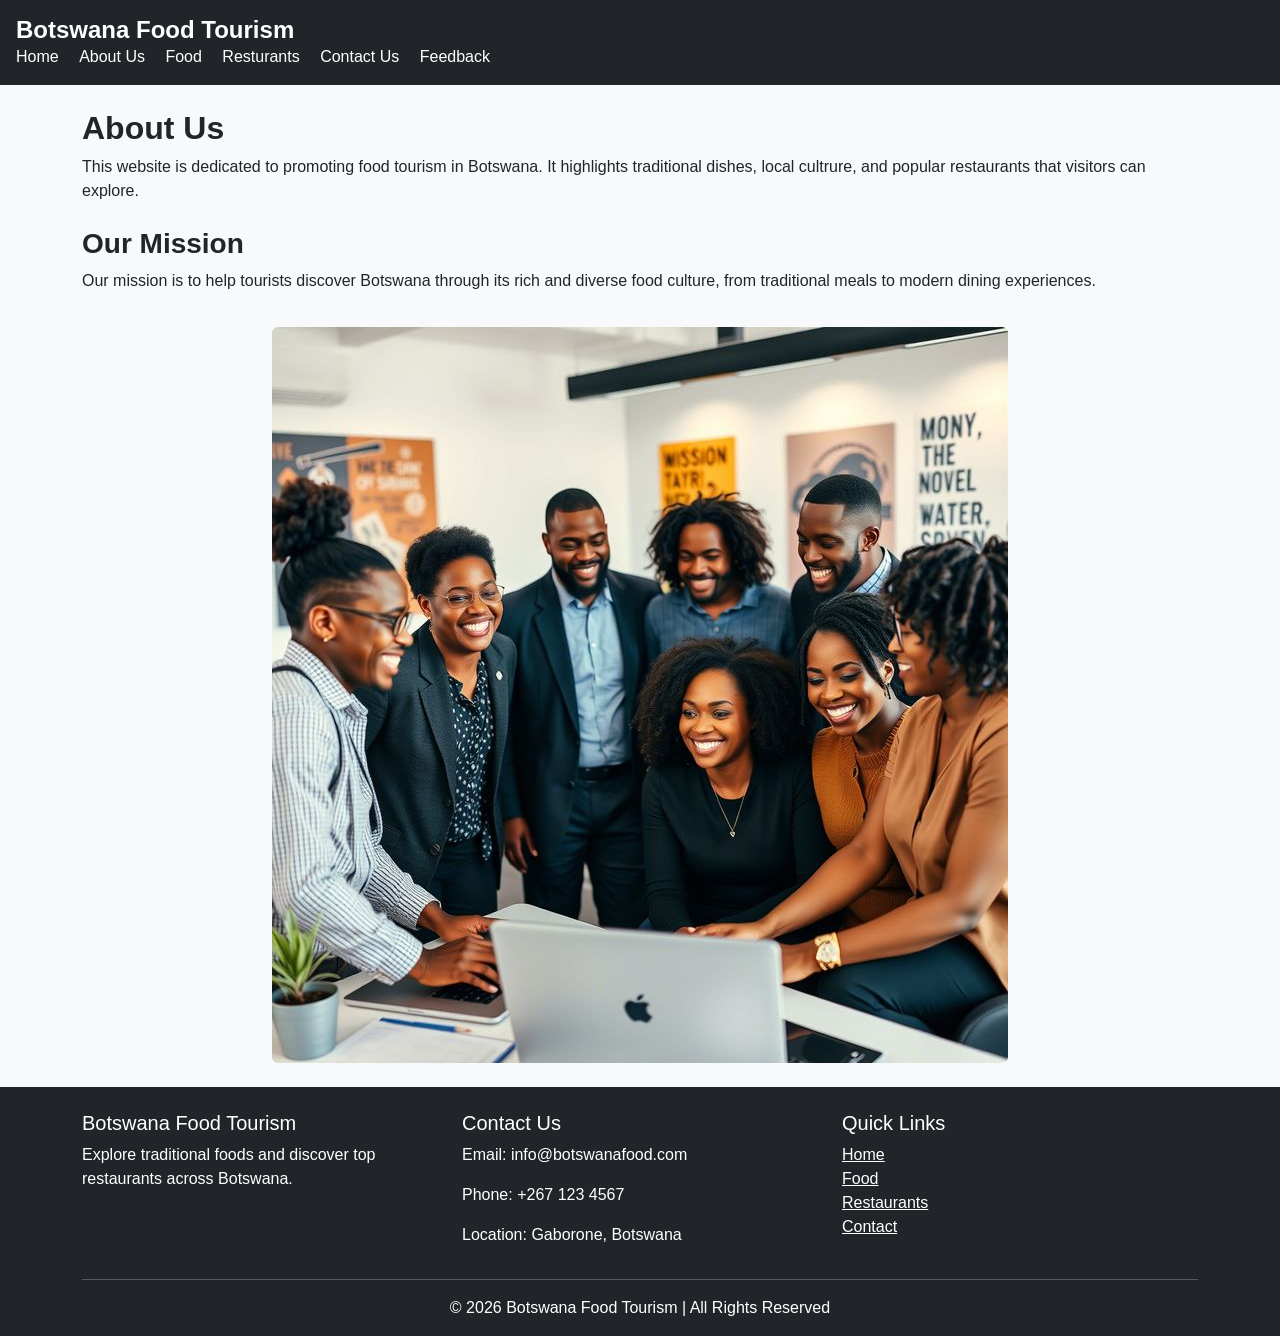
<file: about.html>
<DOCTYPE html>
    <html lang="en">
    <head>
        <meta charset="UTF-8">
        <meta name="viewport" content="width=device-width, intial-scale=1.0">
        <title>About Us</title>

        <!-- Bootstrap (optional, light use only)-->
         <link href="https://cdn.jsdelivr.net/npm/bootstrap@5.3.0/dist/css/bootstrap.min.css" rel="stylesheet">
         <link rel="stylesheet" href="style.css">
    </head>

    <body>

         <!-- HEADER-->
     <header class="bg-dark text-white p-3">
        <h1>Botswana Food Tourism</h1>

        <!-- NAVIGATION -->
         <nav>
            <a href="index.html" class="text-white me-3">Home</a>
            <a href="about.html" class="text-white me-3">About Us</a>
            <a href="food.html" class="text-white me-3">Food</a>
            <a href="resturants.html" class="text-white me-3">Resturants</a>
            <a href="contact.html" class="text-white me-3">Contact Us</a>
            <a href="feedback.html" class="text-white me-3">Feedback</a>
         </nav>
        </header>

         <main class="container mt-4">

            <!-- ABOUT SECTION -->
            <section class="mb-4">
                <h2>About Us</h2>
                <p>
                    This website is dedicated to promoting food tourism in Botswana.
                   It highlights traditional dishes, local cultrure, and popular restaurants that visitors can explore.
                </p>
            </section>

            <!-- MISSION -->
             <section class="mb-4">
                <h3>Our Mission</h3>
                <p>
                    Our mission is to help tourists discover Botswana through its rich and diverse food culture, from traditional meals to modern dining experiences.
                </p>
            </section>

            <!-- IMAGE -->
            <section class="text-center">
                <img src="images/Download our FREE Beta Version  GPS linked App to Find Black American Owned Businesses near you_.jpg" class="img-fluid rounded" alt="Botswana food">
            </section>

            </main>

        <footer class="bg-dark text-white mt-4 pt-4 pb-3">
    <div class="container">
        <div class="row">

            <!-- About -->
            <div class="col-md-4">
                <h5>Botswana Food Tourism</h5>
                <p>Explore traditional foods and discover top restaurants across Botswana.</p>
            </div>

            <!-- Contact Info -->
            <div class="col-md-4">
                <h5>Contact Us</h5>
                <p>Email: info@botswanafood.com</p>
                <p>Phone: +267 123 4567</p>
                <p>Location: Gaborone, Botswana</p>
            </div>

            <!-- Quick Links -->
            <div class="col-md-4">
                <h5>Quick Links</h5>
                <a href="index.html" class="text-white d-block">Home</a>
                <a href="food.html" class="text-white d-block">Food</a>
                <a href="restaurants.html" class="text-white d-block">Restaurants</a>
                <a href="contact.html" class="text-white d-block">Contact</a>
            </div>

        </div>

        <hr class="bg-light">

        <p class="text-center mb-0">
            © 2026 Botswana Food Tourism | All Rights Reserved
        </p>
    </div>
</footer>
</body>
</html>
</file>
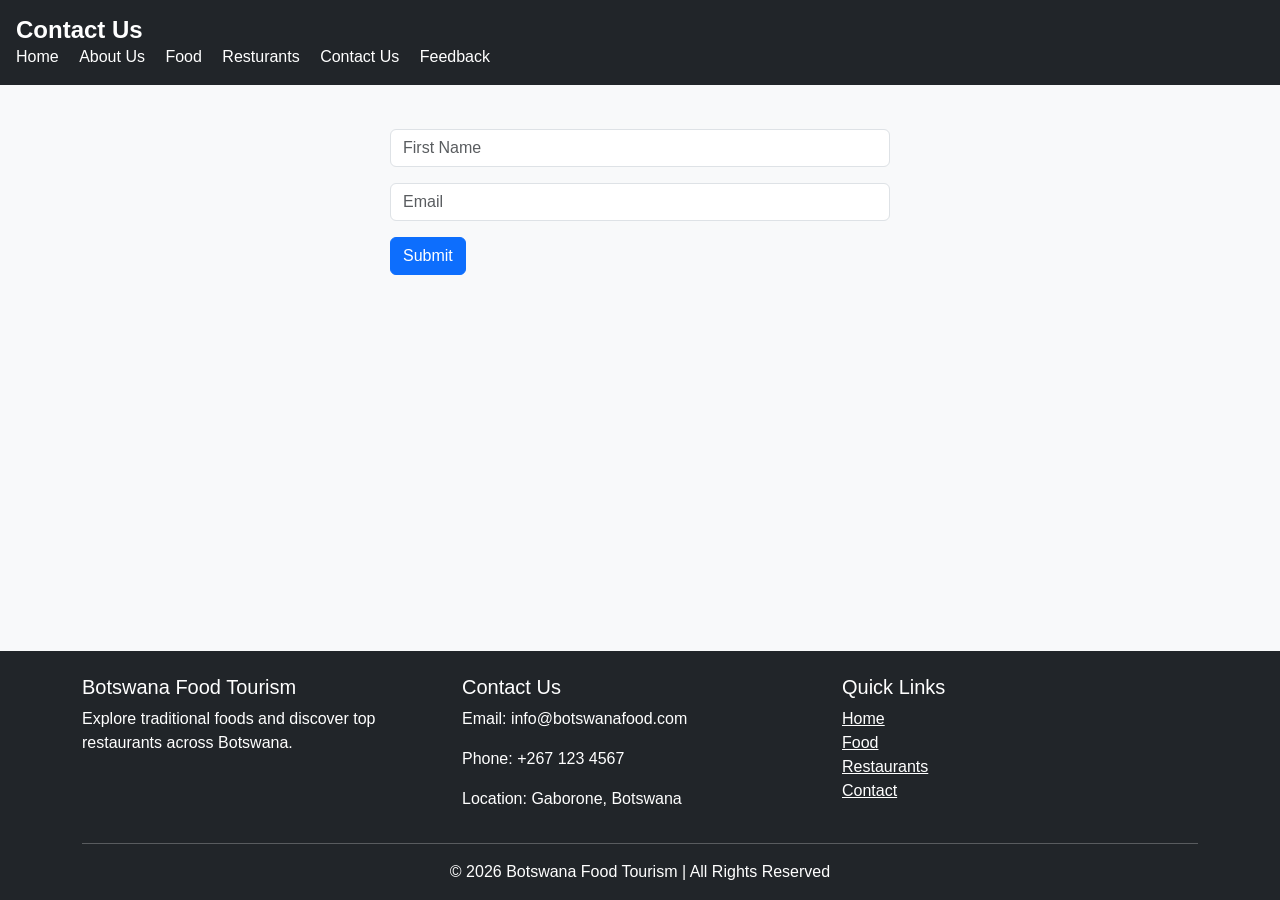
<file: contact.html>
<!DOCTYPE html>
    <html lang="en">
    <head>
        <meta charset="UTF-8">
        <title>Contact</title>

        <!-- Bootstrap (optional, light use only)-->
         <link href="https://cdn.jsdelivr.net/npm/bootstrap@5.3.0/dist/css/bootstrap.min.css" rel="stylesheet">
         <link rel="stylesheet" href="style.css">
    </head>

    <body>

          <!-- HEADER-->
     <header class="bg-dark text-white p-3">
        <h1>Contact Us</h1>

        <!-- NAVIGATION -->
         <nav>
            <a href="index.html" class="text-white me-3">Home</a>
            <a href="about.html" class="text-white me-3">About Us</a>
            <a href="food.html" class="text-white me-3">Food</a>
            <a href="restaurants.html" class="text-white me-3">Resturants</a>
            <a href="contact.html" class="text-white me-3">Contact Us</a>
            <a href="feedback.html" class="text-white me-3">Feedback</a>
         </nav>
        </header>

         <main class="container mt-4">

            <form>
               <!--Nmae-->
                <input type="text" class="form-control mb-3" placeholder="First Name" required>

                <!-- Email -->
                <input type="email" class="form-control mb-3" placeholder="Email" required>

                

                <!-- Submit Button -->
                <button type="submit" class="btn btn-primary">Submit</button>
            </form>

        </main>

        <footer class="bg-dark text-white mt-4 pt-4 pb-3">
    <div class="container">
        <div class="row">

            <!-- About -->
            <div class="col-md-4">
                <h5>Botswana Food Tourism</h5>
                <p>Explore traditional foods and discover top restaurants across Botswana.</p>
            </div>

            <!-- Contact Info -->
            <div class="col-md-4">
                <h5>Contact Us</h5>
                <p>Email: info@botswanafood.com</p>
                <p>Phone: +267 123 4567</p>
                <p>Location: Gaborone, Botswana</p>
            </div>

            <!-- Quick Links -->
            <div class="col-md-4">
                <h5>Quick Links</h5>
                <a href="index.html" class="text-white d-block">Home</a>
                <a href="food.html" class="text-white d-block">Food</a>
                <a href="restaurants.html" class="text-white d-block">Restaurants</a>
                <a href="contact.html" class="text-white d-block">Contact</a>
            </div>

        </div>

        <hr class="bg-light">

        <p class="text-center mb-0">
            © 2026 Botswana Food Tourism | All Rights Reserved
        </p>
    </div>
</footer>
</body>
</html>
</file>
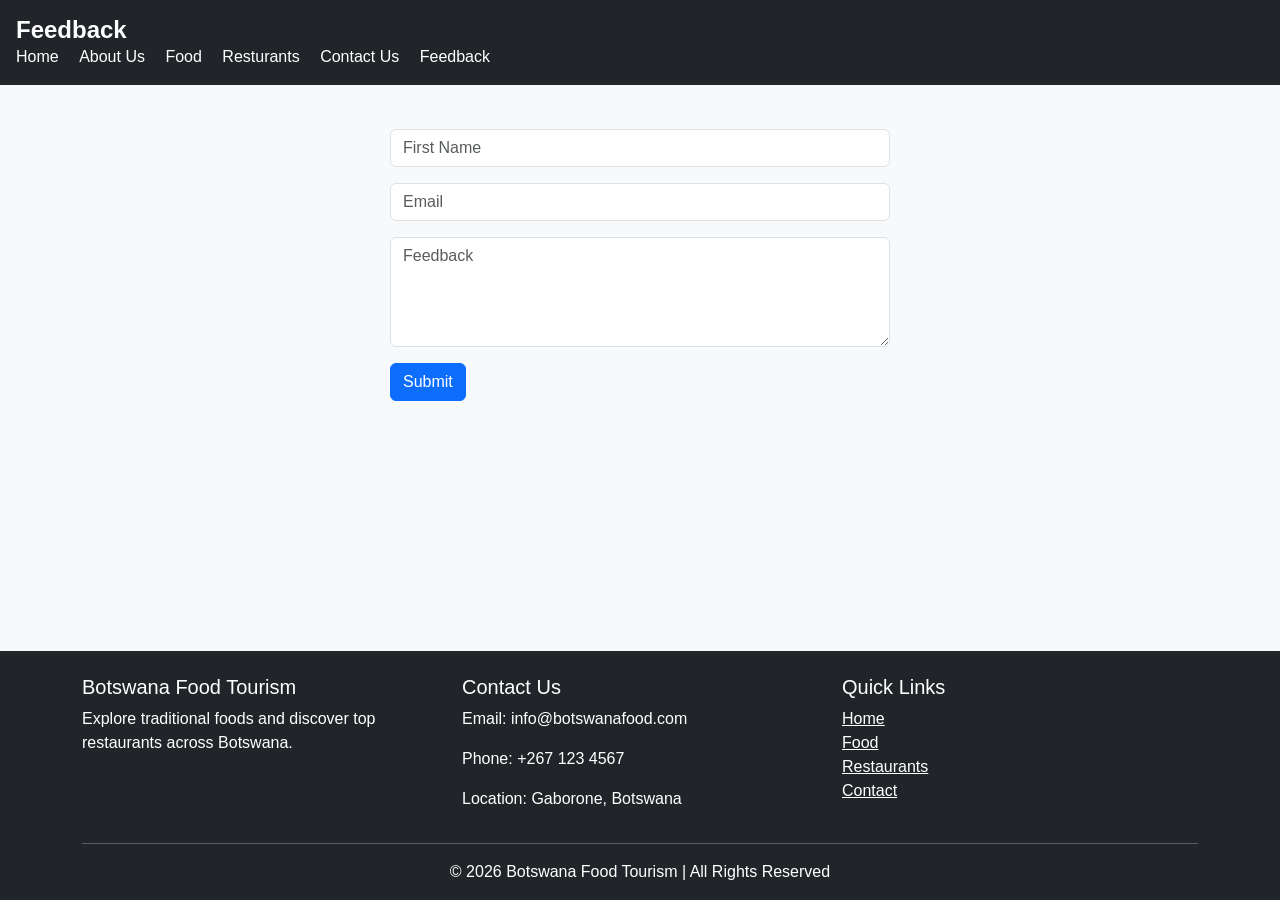
<file: feedback.html>
<!DOCTYPE html>
    <html lang="en">
    <head>
        <meta charset="UTF-8">
        <title>Feedback</title>

        <!-- Bootstrap (optional, light use only)-->
         <link href="https://cdn.jsdelivr.net/npm/bootstrap@5.3.0/dist/css/bootstrap.min.css" rel="stylesheet">
         <link rel="stylesheet" href="style.css">
    </head>

    <body> 
        
        <!-- HEADER-->
     <header class="bg-dark text-white p-3">
        <h1>Feedback</h1>

        <!-- NAVIGATION -->
         <nav>
            <a href="index.html" class="text-white me-3">Home</a>
            <a href="about.html" class="text-white me-3">About Us</a>
            <a href="food.html" class="text-white me-3">Food</a>
            <a href="restaurants.html" class="text-white me-3">Resturants</a>
            <a href="contact.html" class="text-white me-3">Contact Us</a>
            <a href="feedback.html" class="text-white me-3">Feedback</a>
         </nav>
        </header>

         <main class="container mt-4">

              <form>
                <!--Nmae-->
                 <input type="text" class="form-control mb-3" placeholder="First Name" required>
    
                 <!-- Email -->
                 <input type="email" class="form-control mb-3" placeholder="Email" required>
    
                 <!-- Message -->
                 <textarea class="form-control mb-3" placeholder="Feedback" rows="4" required></textarea>
    
                 <!-- Submit Button -->
                 <button type="submit" class="btn btn-primary">Submit</button>
              </form>

        </main>

        <footer class="bg-dark text-white mt-4 pt-4 pb-3">
    <div class="container">
        <div class="row">

            <!-- About -->
            <div class="col-md-4">
                <h5>Botswana Food Tourism</h5>
                <p>Explore traditional foods and discover top restaurants across Botswana.</p>
            </div>

            <!-- Contact Info -->
            <div class="col-md-4">
                <h5>Contact Us</h5>
                <p>Email: info@botswanafood.com</p>
                <p>Phone: +267 123 4567</p>
                <p>Location: Gaborone, Botswana</p>
            </div>

            <!-- Quick Links -->
            <div class="col-md-4">
                <h5>Quick Links</h5>
                <a href="index.html" class="text-white d-block">Home</a>
                <a href="food.html" class="text-white d-block">Food</a>
                <a href="restaurants.html" class="text-white d-block">Restaurants</a>
                <a href="contact.html" class="text-white d-block">Contact</a>
            </div>

        </div>

        <hr class="bg-light">

        <p class="text-center mb-0">
            © 2026 Botswana Food Tourism | All Rights Reserved
        </p>
    </div>
</footer>
</body>
</html>
</file>
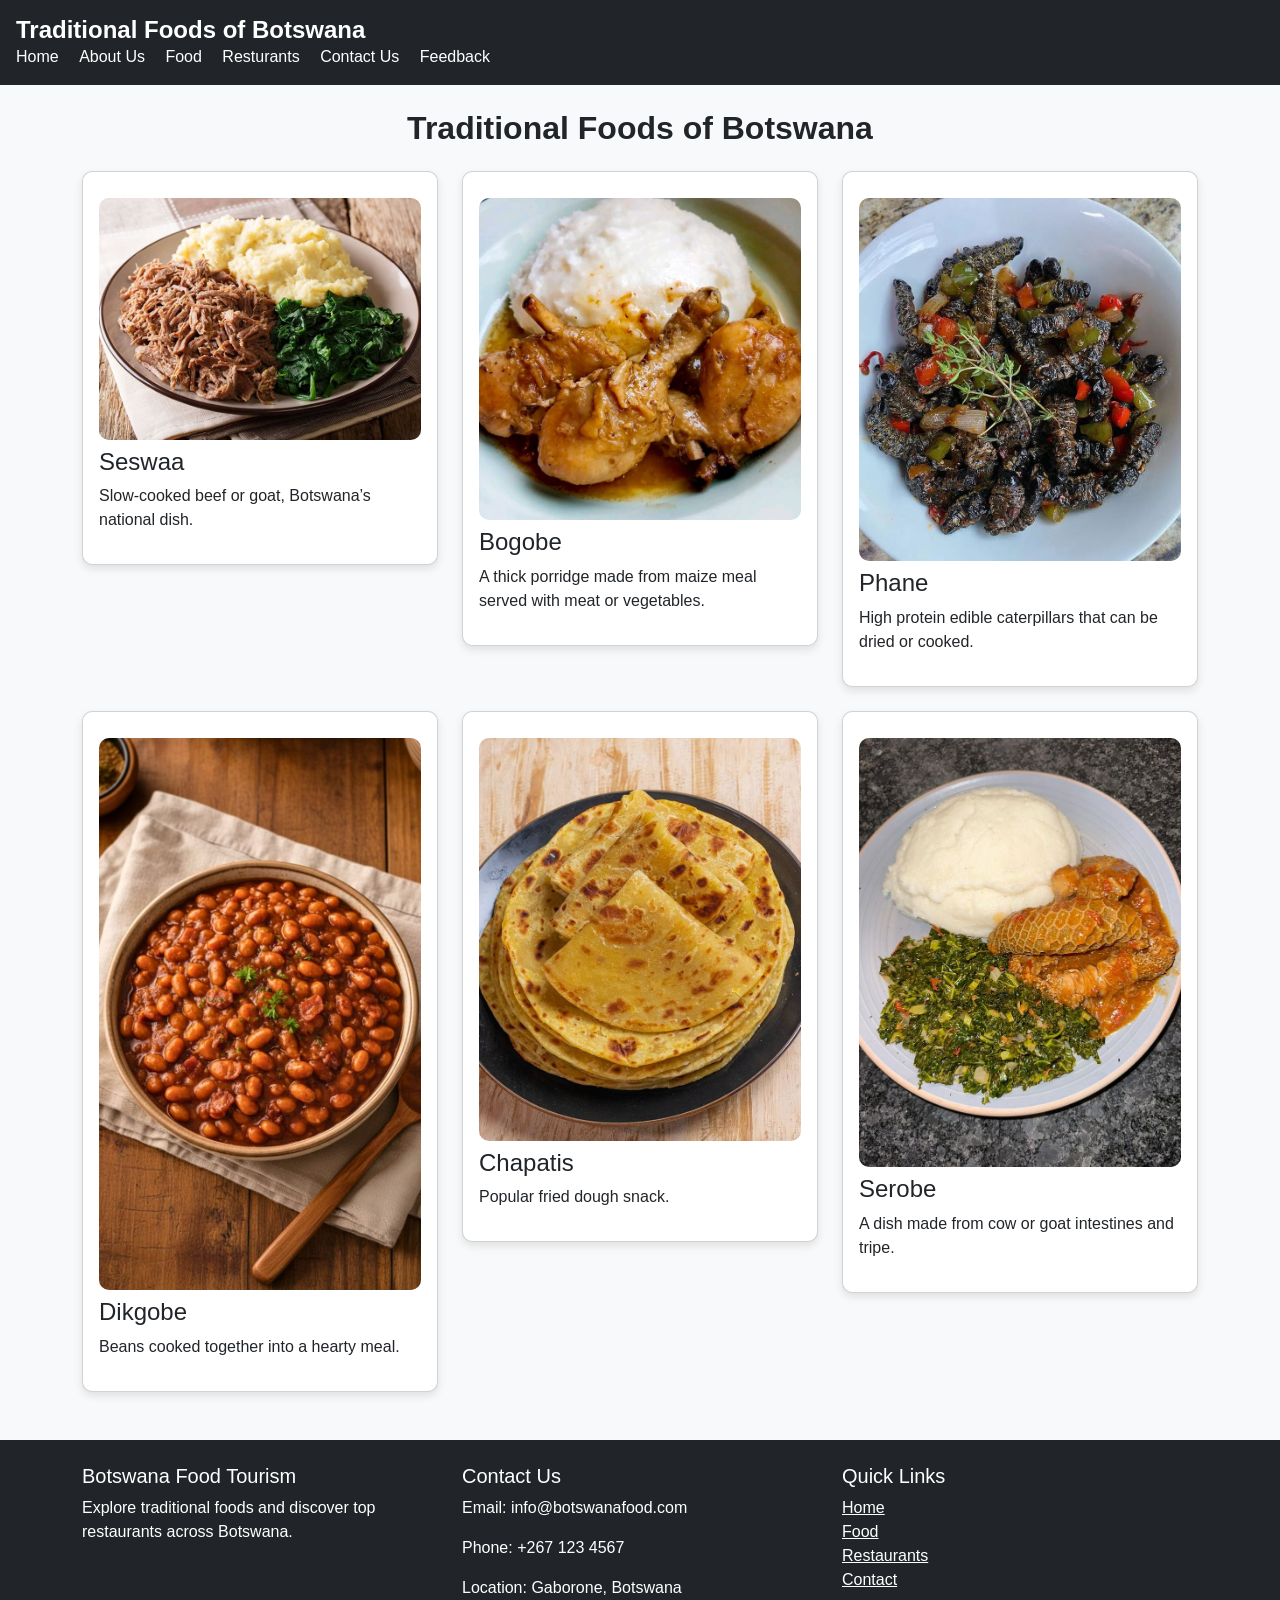
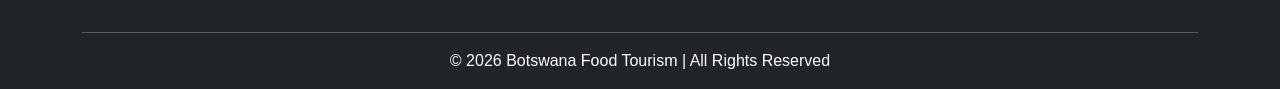
<file: food.html>
<!DOCTYPE html>
    <html lang="en">
    <head>
        <meta charset="UTF-8">
        <title>Traditional Foods</title>

         <!-- Bootstrap (optional, light use only)-->
         <link href="https://cdn.jsdelivr.net/npm/bootstrap@5.3.0/dist/css/bootstrap.min.css" rel="stylesheet">
         <link rel="stylesheet" href="style.css">
    </head>

    <body>

        <header class="bg-dark text-white p-3" >
            <h1>Traditional Foods of Botswana</h1>
            <nav>
                 <a href="index.html" class="text-white me-3">Home</a>
                 <a href="about.html" class="text-white me-3">About Us</a>
                 <a href="food.html" class="text-white me-3">Food</a>
                 <a href="restaurants.html" class="text-white me-3">Resturants</a>
                 <a href="contact.html" class="text-white me-3">Contact Us</a>
                 <a href="feedback.html" class="text-white me-3">Feedback</a>
            </nav>
        </header>

       <main class="container mt-4">

<h2 class="text-center mb-4">Traditional Foods of Botswana</h2>

<div class="row">

    <!-- FOOD ITEM -->
    <div class="col-md-4">
        <div class="card p-3 mb-4">
            <img src="images/21 Authentic Botswana Foods to Relish.jpg" class="img-fluid" alt="Seswaa">
            <h4 class="mt-2">Seswaa</h4>
            <p>Slow-cooked beef or goat, Botswana’s national dish.</p>
        </div>
    </div>

    <!-- FOOD ITEM -->
    <div class="col-md-4">
        <div class="card p-3 mb-4">
            <img src="images/African food.jpg" class="img-fluid" alt="Bogobe">
            <h4 class="mt-2">Bogobe</h4>
            <p>A thick porridge made from maize meal served with meat or vegetables.</p>
        </div>
    </div>

    <!-- FOOD ITEM -->
    <div class="col-md-4">
        <div class="card p-3 mb-4">
            <img src="images/Top 20 Most Popular Foods in Zambia - Chef's Pencil.jpg" class="img-fluid" alt="Phane">
            <h4 class="mt-2">Phane</h4>
            <p>High protein edible caterpillars that can be dried or cooked.</p>
        </div>
    </div>

    <!-- MORE FOODS -->
    <div class="col-md-4">
        <div class="card p-3 mb-4">
            <img src="images/Ina Garten Baked Beans Recipe - Bite Dive.jpg" class="img-fluid" alt="Dikgobe">
            <h4 class="mt-2">Dikgobe</h4>
            <p>Beans cooked together into a hearty meal.</p>
        </div>
    </div>

    <div class="col-md-4">
        <div class="card p-3 mb-4">
            <img src="images/Pumpkin chapatis.jpg" class="img-fluid" alt="Chapatisi">
            <h4 class="mt-2">Chapatis</h4>
            <p>Popular fried dough snack.</p>
        </div>
    </div>

    <div class="col-md-4">
        <div class="card p-3 mb-4">
            <img src="images/Sadza and maguru.jpg" class="img-fluid" alt="Serobe">
            <h4 class="mt-2">Serobe</h4>
            <p>A dish made from cow or goat intestines and tripe.</p>
        </div>
    </div>

</div>

</main>

          <footer class="bg-dark text-white mt-4 pt-4 pb-3">
    <div class="container">
        <div class="row">

            <!-- About -->
            <div class="col-md-4">
                <h5>Botswana Food Tourism</h5>
                <p>Explore traditional foods and discover top restaurants across Botswana.</p>
            </div>

            <!-- Contact Info -->
            <div class="col-md-4">
                <h5>Contact Us</h5>
                <p>Email: info@botswanafood.com</p>
                <p>Phone: +267 123 4567</p>
                <p>Location: Gaborone, Botswana</p>
            </div>

            <!-- Quick Links -->
            <div class="col-md-4">
                <h5>Quick Links</h5>
                <a href="index.html" class="text-white d-block">Home</a>
                <a href="food.html" class="text-white d-block">Food</a>
                <a href="restaurants.html" class="text-white d-block">Restaurants</a>
                <a href="contact.html" class="text-white d-block">Contact</a>
            </div>

        </div>

        <hr class="bg-light">

        <p class="text-center mb-0">
            © 2026 Botswana Food Tourism | All Rights Reserved
        </p>
    </div>
</footer>
</body>
</html>
</file>
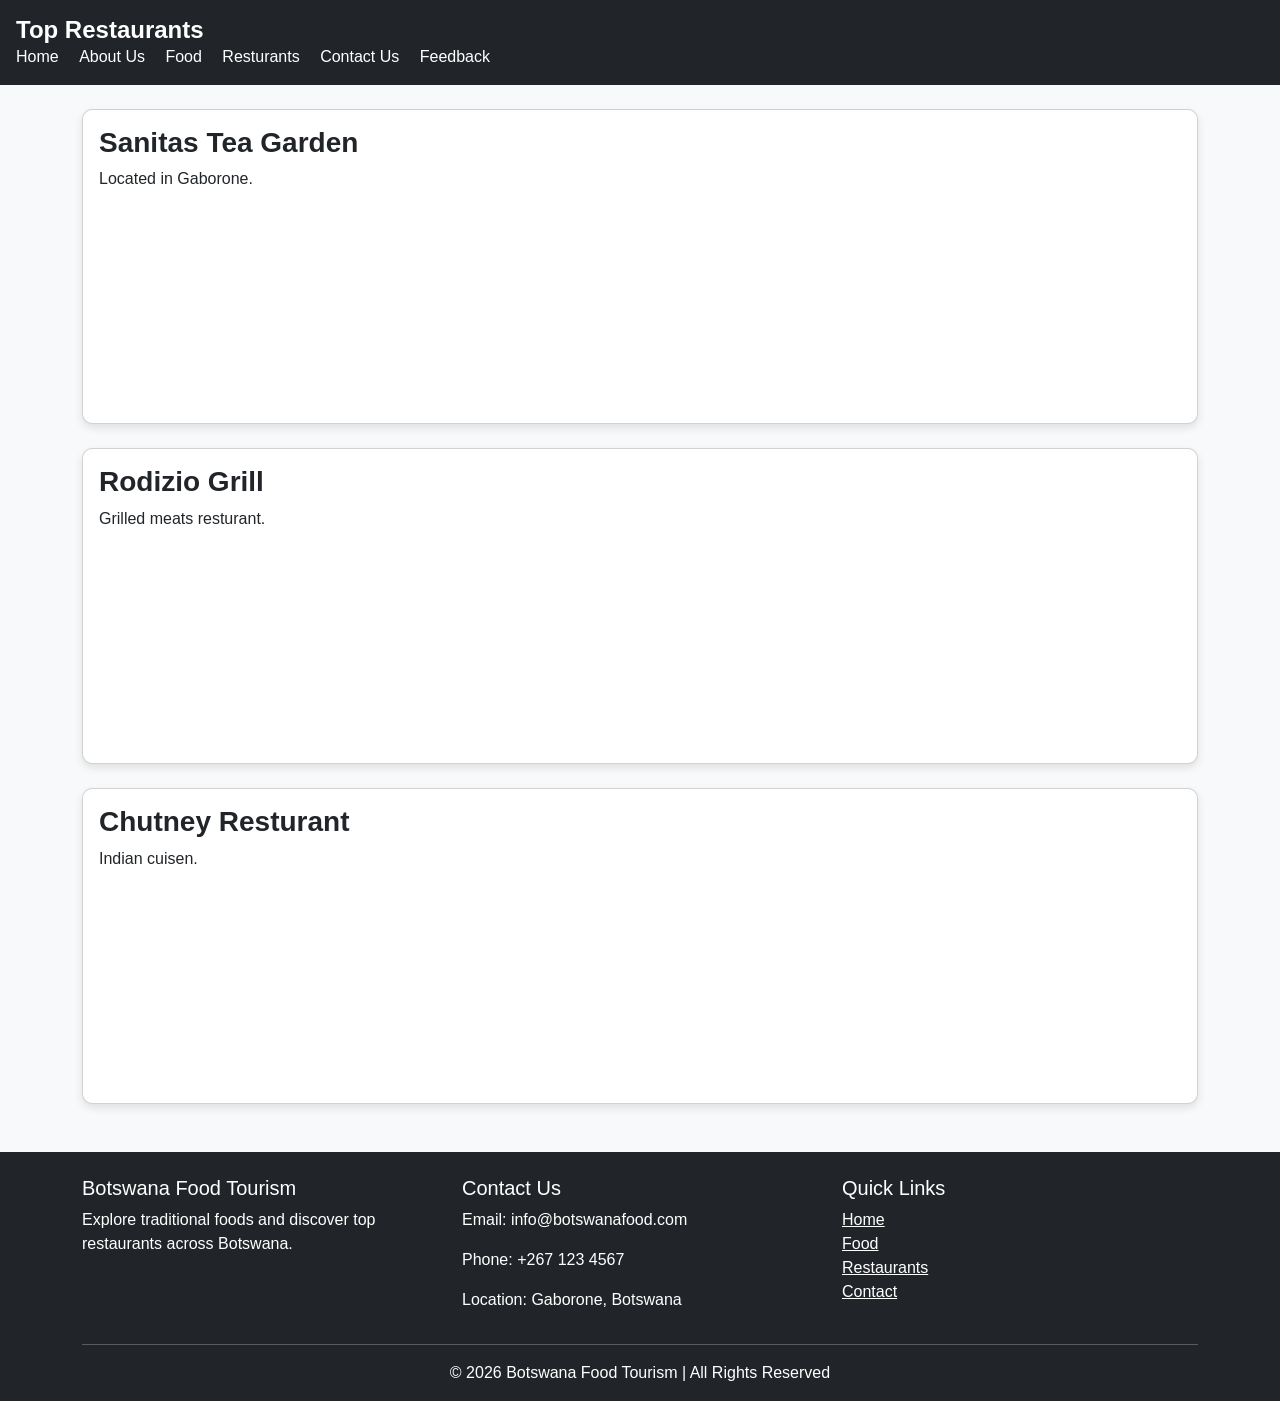
<file: restaurants.html>
<!DOCTYPE html>
    <html lang="en">
    <head>
        <meta charset="UTF-8">
        <meta name="viewport" content="width=device-width, intial-scale=1.0">
        <title>Restaurants</title>
        
         <!-- Bootstrap (optional, light use only)-->
         <link href="https://cdn.jsdelivr.net/npm/bootstrap@5.3.0/dist/css/bootstrap.min.css" rel="stylesheet">
         <link rel="stylesheet" href="style.css">
    </head>

    <body>

    <header class="bg-dark text-white p-3" >
            <h1>Top Restaurants</h1>
            <nav>
                 <a href="index.html" class="text-white me-3">Home</a>
                 <a href="about.html" class="text-white me-3">About Us</a>
                 <a href="food.html" class="text-white me-3">Food</a>
                 <a href="restaurants.html" class="text-white me-3">Resturants</a>
                 <a href="contact.html" class="text-white me-3">Contact Us</a>
                 <a href="feedback.html" class="text-white me-3">Feedback</a>
            </nav>
        </header>

        <main class="container mt-4">

        <div class="card p-3 mb-4">
            <h3>Sanitas Tea Garden</h3>
            <p>Located in Gaborone.</p>
            <iframe class="w-100" height="200" src="https://www.youtube.com/embed/scxs7L0vhz4"></iframe>
        </div>

        <div class="card p-3 mb-4">
            <h3>Rodizio Grill</h3>
            <p>Grilled meats resturant.</p>
            <iframe class="w-100" height="200" src="https://www.youtube.com/embed/scxs7L0vhz4"></iframe>
        </div>

        <div class="card p-3 mb-4">
            <h3>Chutney Resturant</h3>
            <p>Indian cuisen.</p>
            <iframe class="w-100" height="200" src="https://www.youtube.com/embed/scxs7L0vhz4"></iframe>
        </div>

          </main>

           <footer class="bg-dark text-white mt-4 pt-4 pb-3">
    <div class="container">
        <div class="row">

            <!-- About -->
            <div class="col-md-4">
                <h5>Botswana Food Tourism</h5>
                <p>Explore traditional foods and discover top restaurants across Botswana.</p>
            </div>

            <!-- Contact Info -->
            <div class="col-md-4">
                <h5>Contact Us</h5>
                <p>Email: info@botswanafood.com</p>
                <p>Phone: +267 123 4567</p>
                <p>Location: Gaborone, Botswana</p>
            </div>

            <!-- Quick Links -->
            <div class="col-md-4">
                <h5>Quick Links</h5>
                <a href="index.html" class="text-white d-block">Home</a>
                <a href="food.html" class="text-white d-block">Food</a>
                <a href="restaurants.html" class="text-white d-block">Restaurants</a>
                <a href="contact.html" class="text-white d-block">Contact</a>
            </div>

        </div>

        <hr class="bg-light">

        <p class="text-center mb-0">
            © 2026 Botswana Food Tourism | All Rights Reserved
        </p>
    </div>
           </footer>
    </body>
    </html>
</file>
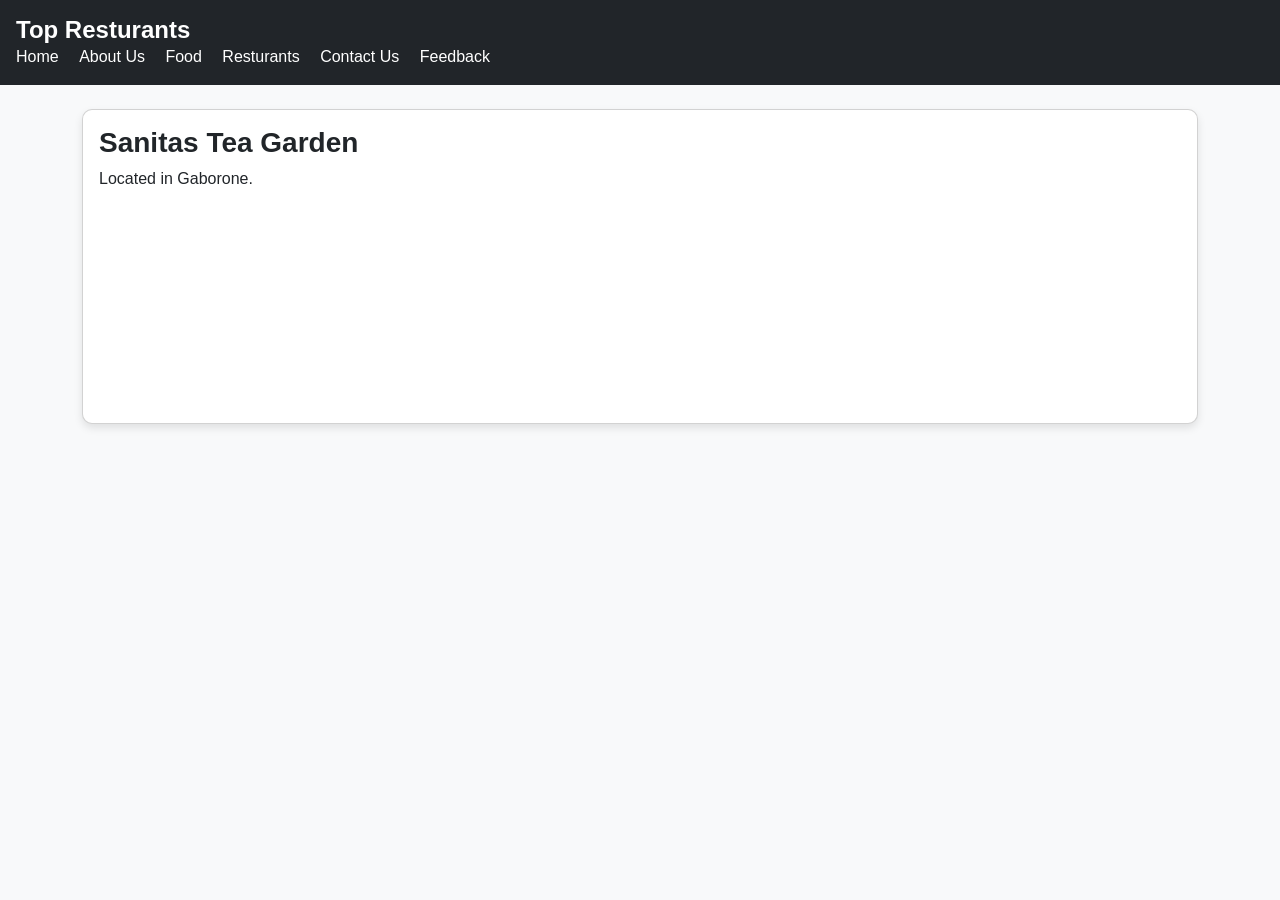
<file: resturants.html>
<DOCTYPE html>
    <html lang="en">
    <head>
        <meta charset="UTF-8">
        <meta name="viewport" content="width=device-width, intial-scale=1.0">
        <title>Resturants</title>
        
         <!-- Bootstrap (optional, light use only)-->
         <link href="https://cdn.jsdelivr.net/npm/bootstrap@5.3.0/dist/css/bootstrap.min.css" rel="stylesheet">
         <link rel="stylesheet" href="style.css">
    </head>

    <body>

    <header class="bg-dark text-white p-3" >
            <h1>Top Resturants</h1>
            <nav>
                 <a href="index.html" class="text-white me-3">Home</a>
                 <a href="about.html" class="text-white me-3">About Us</a>
                 <a href="food.html" class="text-white me-3">Food</a>
                 <a href="resturants.html" class="text-white me-3">Resturants</a>
                 <a href="contact.html" class="text-white me-3">Contact Us</a>
                 <a href="feedback.html" class="text-white me-3">Feedback</a>
            </nav>
        </header>

        <main class="container mt-4">

        <div class="card p-3 mb-4">
            <h3>Sanitas Tea Garden</h3>
            <p>Located in Gaborone.</p>
            <iframe class="w-100" height="200" src="https://www.youtube.com/embed/scxs7L0vhz4"><iframe>
        </div>

        <div class="card p-3 mb-4">
            <h3>Rodizio Grill</h3>
            <p>Grilled meats resturant.</p>
            <iframe class="w-100" height="200" src="https://www.youtube.com/embed/scxs7L0vhz4"><iframe>
        </div>

        <div class="card p-3 mb-4">
            <h3>Chutney Resturant</h3>
            <p>Indian cuisen.</p>
            <iframe class="w-100" height="200" src="https://www.youtube.com/embed/scxs7L0vhz4"><iframe>
        </div>

          </main>

           <footer class="bg-dark text-white mt-4 pt-4 pb-3">
    <div class="container">
        <div class="row">

            <!-- About -->
            <div class="col-md-4">
                <h5>Botswana Food Tourism</h5>
                <p>Explore traditional foods and discover top restaurants across Botswana.</p>
            </div>

            <!-- Contact Info -->
            <div class="col-md-4">
                <h5>Contact Us</h5>
                <p>Email: info@botswanafood.com</p>
                <p>Phone: +267 123 4567</p>
                <p>Location: Gaborone, Botswana</p>
            </div>

            <!-- Quick Links -->
            <div class="col-md-4">
                <h5>Quick Links</h5>
                <a href="index.html" class="text-white d-block">Home</a>
                <a href="food.html" class="text-white d-block">Food</a>
                <a href="restaurants.html" class="text-white d-block">Restaurants</a>
                <a href="contact.html" class="text-white d-block">Contact</a>
            </div>

        </div>

        <hr class="bg-light">

        <p class="text-center mb-0">
            © 2026 Botswana Food Tourism | All Rights Reserved
        </p>
    </div>
</footer>
</body>
</html>
</file>
<file: style.css>
/* RESET */
body {
    margin: 0;
    font-family: Arial, sans-serif;
    background-color: #f8f9fa;
}

/* LAYOUT FIX (Footer always at bottom) */
body {
    min-height: 100vh;
    display: flex;
    flex-direction: column;
}

main {
    flex: 1;
}

/* HEADER */
header {
    background-color: #212529;
}

header h1 {
    margin: 0;
    font-size: 24px;
}

/* NAVIGATION */
nav a {
    text-decoration: none;
    font-weight: 500;
}

nav a:hover {
    text-decoration: underline;
}

/* HERO SECTION */
.hero {
    background: url("images/food.jpg") no-repeat center;
    background-size: cover;
    height: 300px;
    color: white;
    display: flex;
    align-items: center;
    justify-content: center;
}

/* HEADINGS */
h1, h2, h3 {
    font-weight: bold;
}

/* CARDS (Food & Restaurants) */
.card {
    border-radius: 10px;
    box-shadow: 0 4px 8px rgba(0,0,0,0.1);
}

/* IMAGES */
img {
    border-radius: 10px;
    margin-top: 10px;
}

/* FORMS */
form {
    max-width: 500px;
    width: 100%;
    margin: 20px auto;
}

input, textarea, select {
    border-radius: 10px;
    width: 100%;
    padding: 10px;
    margin-bottom: 10px;
    font-size: 16px;
}

/* BUTTONS */
button {
    border-radius: 5px;
}

/* FOOTER */
footer {
    background-color: #212529;
    color: white;
}
/* Make page take full height */
html, body {
    height: 100%;
    margin: 0;
}

/* Use flexbox layout */
body {
    display: flex;
    flex-direction: column;
}

/* Main content grows to push footer down */
main {
    flex: 1;
}

/* RESPONSIVE (Mobile) */
@media (max-width: 768px) {
    header h1 {
        font-size: 18px;
    }

    nav a {
        display: block;
        margin: 5px 0;
    }
}
</file>
